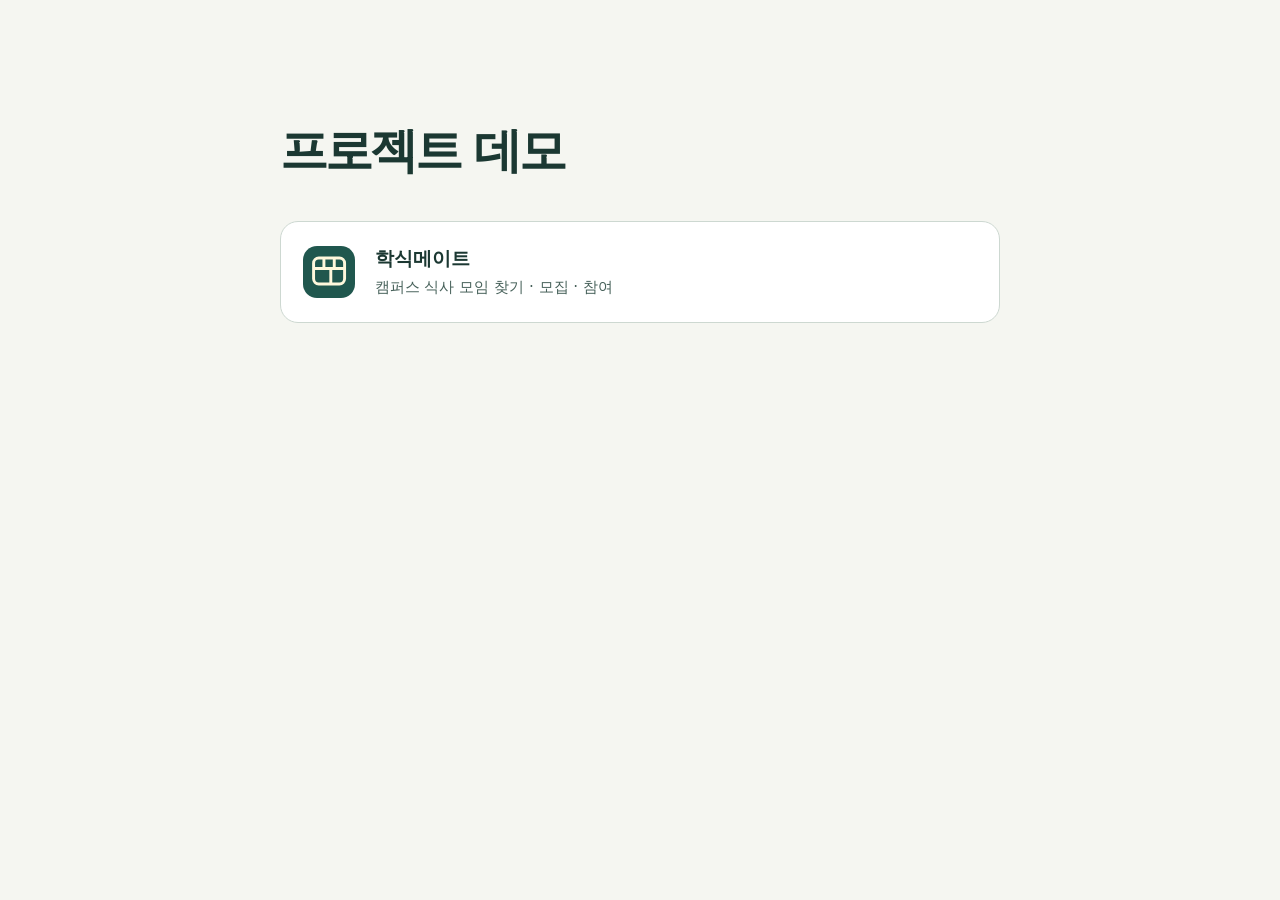
<file: index.html>
<!doctype html>
<html lang="ko">
<head>
  <meta charset="utf-8">
  <meta name="viewport" content="width=device-width, initial-scale=1">
  <title>프로젝트 데모</title>
  <style>
    * { box-sizing: border-box; }
    body { margin: 0; color: #1b3832; background: #f5f6f1; font: 1rem/1.6 system-ui, sans-serif; }
    main { max-width: 48rem; margin: auto; padding: clamp(3rem, 10vw, 7rem) 1.5rem; }
    h1 { margin: 0 0 2rem; font-size: clamp(2rem, 6vw, 3rem); letter-spacing: -.06em; }
    a { display: flex; align-items: center; gap: 1.2rem; padding: 1.4rem; background: white; border: 1px solid #cdd8d1; border-radius: 18px; color: inherit; text-decoration: none; }
    a:hover, a:focus-visible { outline: 2px solid #39786b; }
    strong, small { display: block; }
    strong { font-size: 1.2rem; } small { font-size: .95rem; color: #47615a; }
  </style>
</head>
<body>
  <main>
    <h1>프로젝트 데모</h1>
    <a href="./jo-su-yeon/haksik-mate/">
      <img src="./jo-su-yeon/haksik-mate/icons/mark.svg" alt="" width="52" height="52">
      <span><strong>학식메이트</strong><small>캠퍼스 식사 모임 찾기 · 모집 · 참여</small></span>
    </a>
  </main>
</body>
</html>
</file>
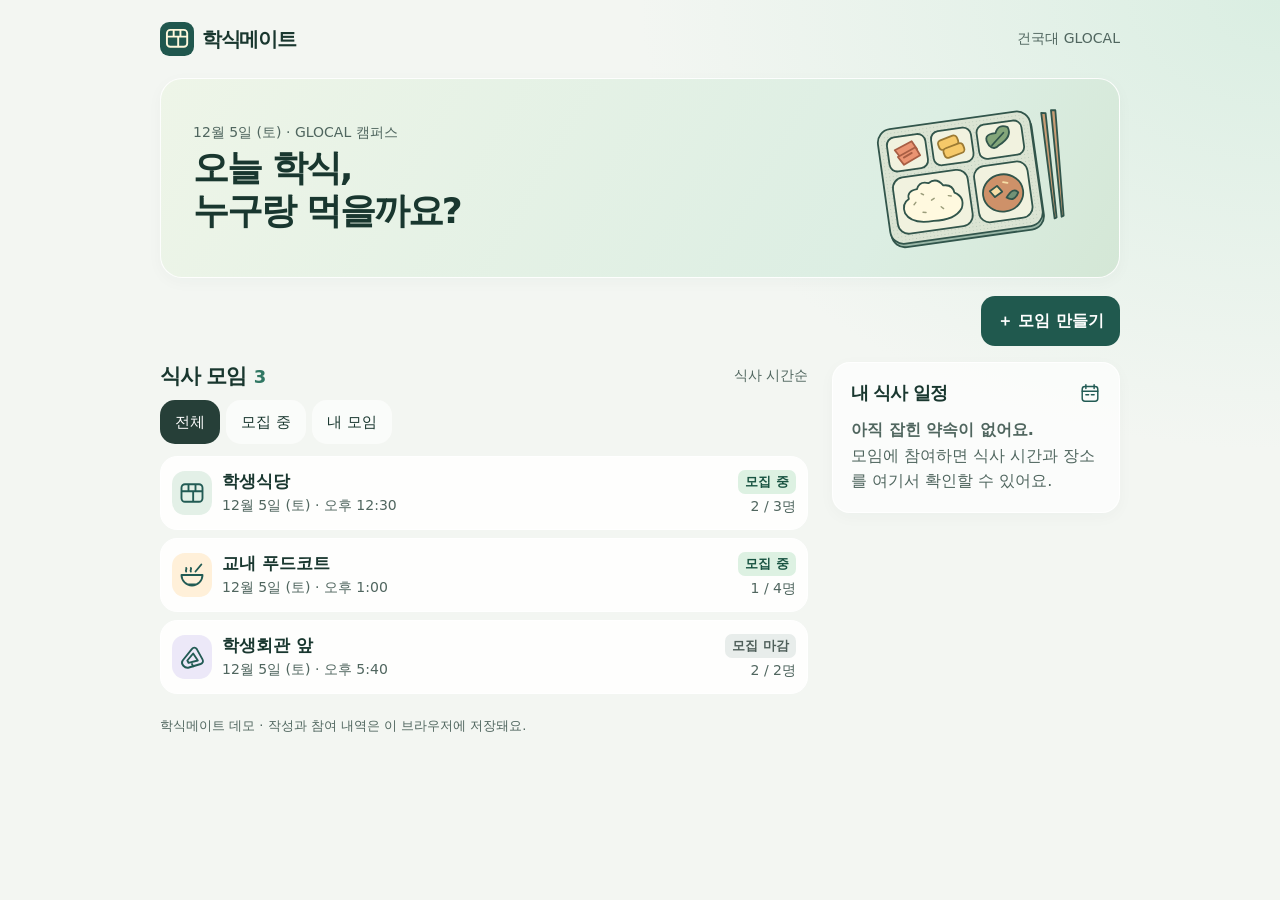
<file: jo-su-yeon/haksik-mate/index.html>
<!doctype html>
<html lang="ko">
<head>
  <meta charset="utf-8">
  <meta name="viewport" content="width=device-width, initial-scale=1, viewport-fit=cover">
  <meta name="theme-color" content="#f3f6f2">
  <title>학식메이트 · 식사 모임</title>
  <link rel="icon" href="icons/mark.svg" type="image/svg+xml">
  <link rel="stylesheet" href="style.css">
  <script defer src="app.js"></script>
</head>
<body>
  <main class="shell">
    <header>
      <a class="brand" href="./"><img src="icons/mark.svg" width="34" height="34" alt="">학식메이트</a>
      <span class="campus">건국대 GLOCAL</span>
    </header>
    <section class="hero glass">
      <div><p class="date" id="date"></p><h1>오늘 학식,<br>누구랑 먹을까요?</h1></div>
      <img class="lunch-tray" src="icons/lunch.svg" width="320" height="220" alt="">
    </section>
    <div class="actions"><button class="primary" id="create"><span aria-hidden="true">＋</span> 모임 만들기</button></div>
    <div class="layout">
      <section aria-labelledby="list-title">
        <div class="section-head"><h2 id="list-title">식사 모임 <span id="count"></span></h2><small>식사 시간순</small></div>
        <div class="filters" role="group" aria-label="모임 필터">
          <button data-filter="all" aria-pressed="true">전체</button>
          <button data-filter="open" aria-pressed="false">모집 중</button>
          <button data-filter="mine" aria-pressed="false">내 모임</button>
        </div>
        <div id="list"></div>
      </section>
      <aside class="glass agenda"><div class="section-head"><h2>내 식사 일정</h2><img src="icons/calendar.svg" width="22" height="22" alt=""></div><div id="schedule"></div></aside>
    </div>
    <footer>학식메이트 데모 · 작성과 참여 내역은 이 브라우저에 저장돼요.</footer>
  </main>
  <dialog id="dialog" aria-labelledby="heading">
    <div class="dialog-head"><h2 id="heading"></h2><button class="close" aria-label="닫기">×</button></div>
    <div id="content"></div>
  </dialog>
  <div id="toast" role="status"></div>
</body></html>
</file>
<file: jo-su-yeon/haksik-mate/style.css>
:root {
  font-family: system-ui, "Malgun Gothic", sans-serif;
  color: #19372f;
  background: #f3f6f2;
  --muted: #50665f;
  --green: #20594e;
  --line: #d8e3db;
  --bottom: env(safe-area-inset-bottom, 0px);
}
* { box-sizing: border-box; }
body { margin: 0; min-height: 100vh; background: radial-gradient(ellipse at top right, #daeee2, transparent 40rem); }
body:has(dialog[open]) { overflow: hidden; }
button, input, textarea { font: inherit; }
button { cursor: pointer; border: 0; color: inherit; touch-action: manipulation; }
button:focus-visible, a:focus-visible, input:focus-visible, textarea:focus-visible { outline: 3px solid #1766b6; outline-offset: 2px; }
.shell { width: min(100%, 64rem); margin: auto; padding: env(safe-area-inset-top, 0px) max(16px, env(safe-area-inset-right)) calc(86px + var(--bottom)) max(16px, env(safe-area-inset-left)); }
header, .brand, .section-head, .dialog-head { display: flex; align-items: center; }
header, .section-head, .dialog-head { justify-content: space-between; gap: 10px; }
header { min-height: 62px; }
.brand { min-height: 44px; gap: 8px; font-size: 20px; letter-spacing: -.065em; color: inherit; text-decoration: none; font-weight: 800; }
.campus, small, .meta, .date, footer { color: var(--muted); }
.campus, .date, small { font-size: 14px; }
.glass { border: 1px solid #ffffffeb; background: #ffffffa6; box-shadow: 0 4px 16px #263b3608; }
.hero { display: grid; grid-template-columns: minmax(0, 1fr) 32%; align-items: center; border-radius: 22px; padding: 16px; background: linear-gradient(120deg, #eef5e8, #dceee3 75%, #d4e7d6); }
.date { margin: 0 0 5px; }
h1, h2, p { margin-top: 0; }
h1, h2 { letter-spacing: -.055em; }
h1 { font-size: clamp(24px, 6.5vw, 36px); line-height: 1.19; margin-bottom: 0; }
.lunch-tray { display: block; width: 100%; height: auto; }
.actions { position: fixed; z-index: 2; inset: auto 0 0; padding: 9px max(16px, env(safe-area-inset-right)) calc(9px + var(--bottom)) max(16px, env(safe-area-inset-left)); background: #f6faf5f0; backdrop-filter: blur(15px); border-top: 1px solid var(--line); }
.primary { width: 100%; min-height: 50px; padding: 10px 16px; font-weight: 700; color: white; background: var(--green); border-radius: 14px; }
.primary:hover { background: #15473e; }
.primary:disabled { background: #566a63; cursor: default; }
.layout { display: grid; gap: 20px; margin: 23px 0; }
.section-head h2, .dialog-head h2 { font-size: 21px; margin: 0; }
#count { margin-left: 2px; color: #307763; font-size: 18px; }
.filters { display: flex; gap: 6px; margin: 10px 0 12px; }
.filters button { min-height: 44px; padding: 8px 15px; border-radius: 15px; background: #ffffffa6; font-size: 15px; }
.filters [aria-pressed=true] { background: #263f38; color: white; }
#list { display: grid; gap: 8px; }
.card { display: grid; grid-template-columns: 40px minmax(0,1fr) auto; gap: 10px; align-items: center; width: 100%; padding: 13px 11px; border: 1px solid #fff; border-radius: 17px; background: #ffffffe3; text-align: left; }
.card:hover, .slot:hover { background: white; box-shadow: 0 3px 14px #344d4114; }
.tile { display: grid; place-items: center; width: 40px; height: 44px; border-radius: 13px; background: #e3f0e7; }
.tile.t1 { background: #fff0d9; } .tile.t2 { background: #ece8f8; }
.info strong, .slot strong { display: block; overflow-wrap: anywhere; }
.info strong { font-size: 17px; margin-bottom: 3px; }
.meta { display: block; font-size: 14px; line-height: 1.4; }
.capacity { text-align: right; }
.capacity small { display: block; margin-top: 4px; }
.badge { display: inline-block; font-size: 13px; padding: 3px 7px; border-radius: 7px; color: #185341; background: #ddf1e2; font-weight: 700; }
.badge.full { color: #4f5f5a; background: #e8edeb; }
.agenda { align-self: start; padding: 18px; border-radius: 18px; }
.agenda h2 { font-size: 18px; }
.slot { display: block; width: 100%; min-height: 44px; margin-top: 10px; padding: 10px; border-radius: 10px; text-align: left; background: #f3f7f3; }
.empty { margin: 12px 0 0; line-height: 1.6; color: var(--muted); }
footer { font-size: 13px; }
dialog { position: fixed; inset: auto 0 0; width: 100%; max-width: 100%; margin: 0; max-height: 92vh; max-height: 92dvh; padding: 0 16px calc(18px + var(--bottom)); border: none; border-radius: 23px 23px 0 0; background: #fbfdf9; color: inherit; overflow-y: auto; overscroll-behavior: contain; }
dialog::backdrop { background: #17382e66; backdrop-filter: blur(4px); }
.dialog-head { position: sticky; top: 0; z-index: 1; padding: 10px 0; margin-bottom: 8px; background: #fbfdf9; }
.dialog-head h2 { overflow-wrap: anywhere; }
.close { flex: none; width: 44px; height: 44px; border-radius: 50%; font-size: 24px; background: #eaf1eb; }
form, label { display: grid; }
form { gap: 14px; }
label { gap: 5px; min-width: 0; font-size: 14px; font-weight: 700; }
input, textarea { min-width: 0; width: 100%; min-height: 46px; font-size: 16px; padding: 10px; color: inherit; background: white; border: 1px solid #acbcb3; border-radius: 10px; scroll-margin-block: 68px 12px; }
textarea { resize: vertical; }
.row { display: grid; grid-template-columns: repeat(auto-fit, minmax(min(138px,100%),1fr)); gap: 10px; }
.detail, .people p { overflow-wrap: anywhere; }
.detail { white-space: pre-wrap; line-height: 1.6; }
.people { padding: 14px; border-radius: 12px; background: #eaf2eb; margin: 16px 0; }
.people p { margin: 5px 0 0; }
.error { margin: 0; color: #a12432; }
.error:empty, #toast:empty { display: none; }
#toast { position: fixed; z-index: 3; bottom: calc(78px + var(--bottom)); left: 50%; transform: translateX(-50%); width: max-content; max-width: calc(100% - 32px); padding: 10px 14px; border-radius: 12px; color: white; background: #243d35; }
@media (min-width: 760px) {
  .shell { padding: 0 32px 30px; }
  header { min-height: 78px; }
  .hero { padding: 20px 32px; grid-template-columns: 1fr 230px; }
  .actions { position: static; display: flex; justify-content: end; padding: 18px 0 0; background: transparent; border: 0; backdrop-filter: none; }
  .actions .primary { width: auto; }
  .layout { grid-template-columns: minmax(0,1fr) minmax(220px,30%); gap: 24px; margin-top: 16px; }
  dialog { inset: 0; margin: auto; width: min(460px,94vw); border-radius: 22px; padding: 0 24px 24px; }
  #toast { bottom: 22px; }
}

@keyframes welcome-in {
  from { opacity: .65; translate: 0 6px; }
}
@keyframes meal-confirmed {
  from { background-color: #cce8d8; }
}
@media (prefers-reduced-motion: no-preference) {
  .hero { animation: welcome-in 260ms ease-out; }
  button {
    transition: scale 120ms ease-out, background-color 160ms ease, color 160ms ease, box-shadow 160ms ease;
  }
  button:active:not(:disabled) { scale: .975; }
  .just-saved { animation: meal-confirmed 840ms ease-out; }
  input, textarea { transition: border-color 140ms ease; }
  input:focus, textarea:focus { border-color: var(--green); }

  @supports (transition-behavior: allow-discrete) {
    dialog {
      --sheet-offset: 36px;
      opacity: 0;
      translate: 0 var(--sheet-offset);
      transition: translate 220ms cubic-bezier(.2,.75,.2,1), opacity 160ms ease,
                  display 220ms allow-discrete, overlay 220ms allow-discrete;
    }
    dialog[open] { opacity: 1; translate: 0 0; }
    dialog::backdrop {
      opacity: 0;
      transition: opacity 180ms ease, display 220ms allow-discrete, overlay 220ms allow-discrete;
    }
    dialog[open]::backdrop { opacity: 1; }
    @starting-style {
      dialog[open] { opacity: 0; translate: 0 var(--sheet-offset); }
      dialog[open]::backdrop { opacity: 0; }
    }
    @media (min-width: 760px) {
      dialog { --sheet-offset: 10px; }
    }
  }
}
</file>
